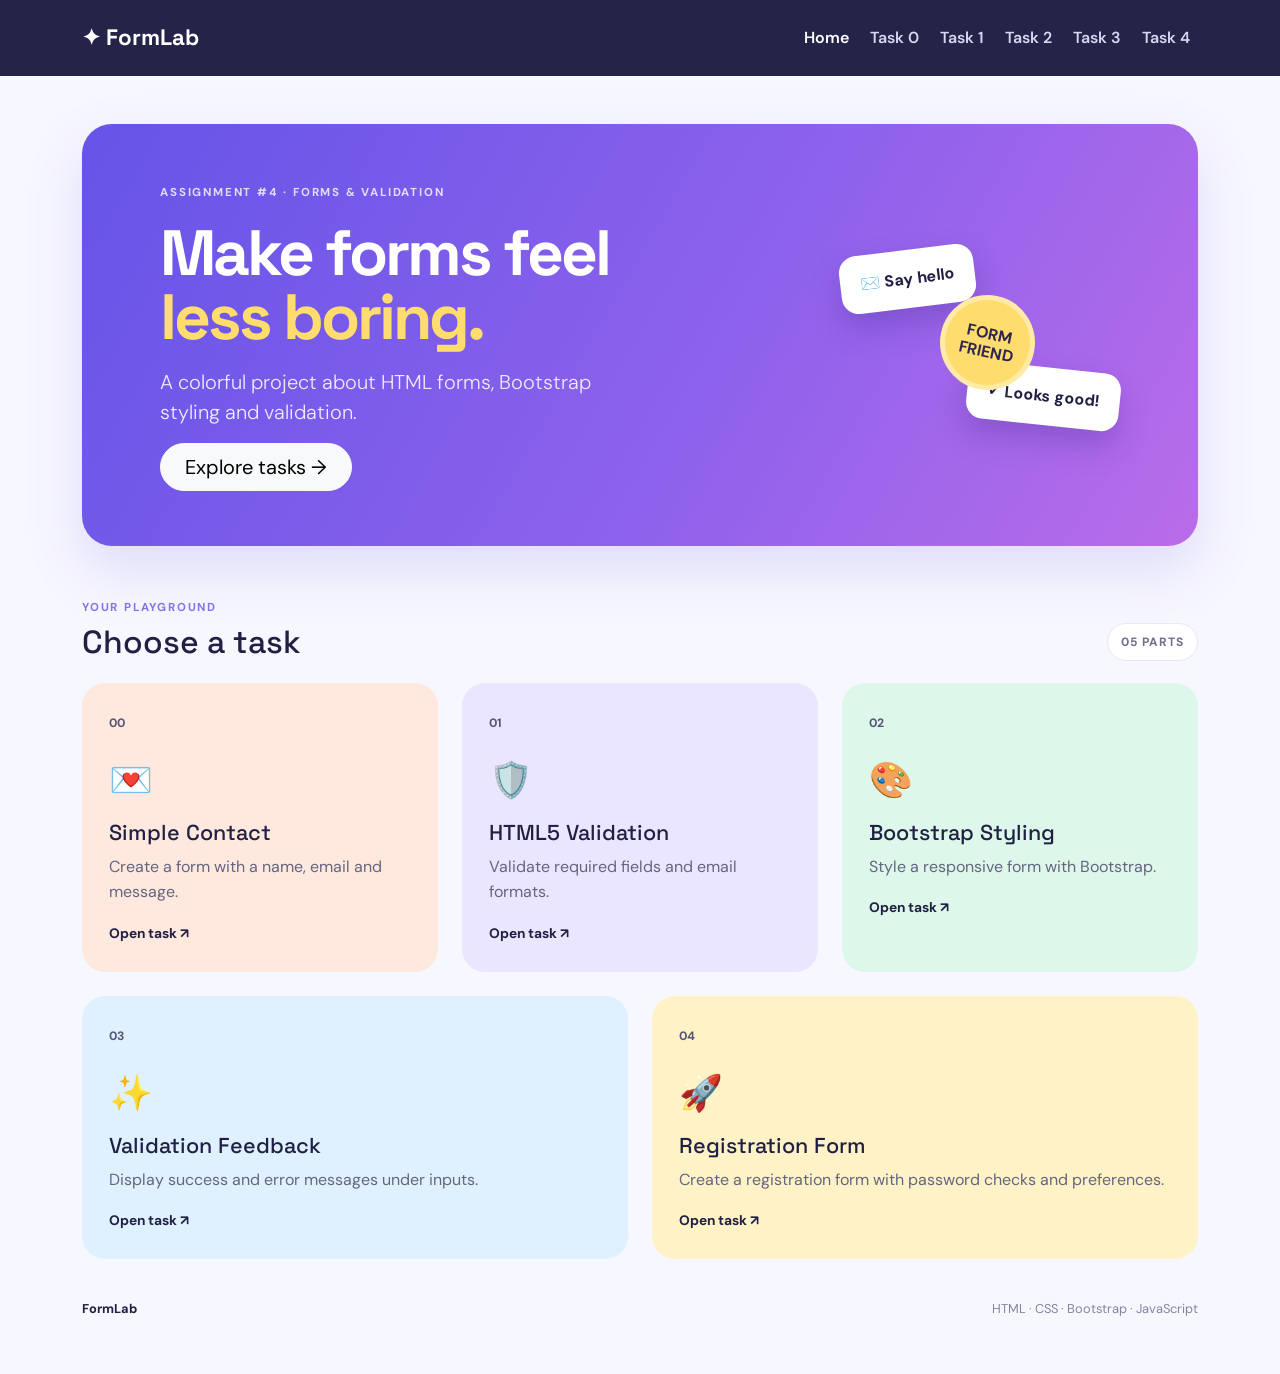
<file: index.html>
<!DOCTYPE html>
<html lang="en">
<head>
  <meta charset="UTF-8">
  <meta name="viewport" content="width=device-width, initial-scale=1">
  <title>FormLab | Assignment 4</title>
  <link href="https://cdn.jsdelivr.net/npm/bootstrap@5.3.3/dist/css/bootstrap.min.css" rel="stylesheet">
  <link rel="stylesheet" href="assets/style.css">
</head>
<body>
  <nav class="navbar navbar-expand-lg navbar-dark site-nav">
    <div class="container">
      <a class="navbar-brand fw-bold" href="index.html">✦ FormLab</a>
      <button class="navbar-toggler" data-bs-toggle="collapse" data-bs-target="#nav">
        <span class="navbar-toggler-icon"></span>
      </button>
      <div class="collapse navbar-collapse" id="nav">
        <div class="navbar-nav ms-auto">
          <a class="nav-link active" href="index.html">Home</a>
          <a class="nav-link" href="tasks/task0.html">Task 0</a>
          <a class="nav-link" href="tasks/task1.html">Task 1</a>
          <a class="nav-link" href="tasks/task2.html">Task 2</a>
          <a class="nav-link" href="tasks/task3.html">Task 3</a>
          <a class="nav-link" href="tasks/task4.html">Task 4</a>
        </div>
      </div>
    </div>
  </nav>

  <main class="container py-5">
    <section class="hero-card">
      <div>
        <span class="eyebrow">ASSIGNMENT #4 · FORMS & VALIDATION</span>
        <h1>Make forms feel<br><span>less boring.</span></h1>
        <p class="lead">A colorful project about HTML forms, Bootstrap styling and validation.</p>
        <a class="btn btn-light btn-lg rounded-pill px-4" href="tasks/task0.html">Explore tasks →</a>
      </div>
      <div class="hero-art">
        <div class="floating-card card-a">✉️ Say hello</div>
        <div class="floating-card card-b">✓ Looks good!</div>
        <div class="art-sticker">FORM<br>FRIEND</div>
      </div>
    </section>

    <section class="mt-5">
      <div class="section-heading">
        <div>
          <span class="eyebrow">YOUR PLAYGROUND</span>
          <h2>Choose a task</h2>
        </div>
        <span class="task-count">05 PARTS</span>
      </div>

      <div class="row g-4">
        <div class="col-md-6 col-lg-4">
          <a class="task-card peach" href="tasks/task0.html">
            <span class="task-number">00</span>
            <span class="task-icon">💌</span>
            <h3>Simple Contact</h3>
            <p>Create a form with a name, email and message.</p>
            <span class="card-link">Open task ↗</span>
          </a>
        </div>
        <div class="col-md-6 col-lg-4">
          <a class="task-card lilac" href="tasks/task1.html">
            <span class="task-number">01</span>
            <span class="task-icon">🛡️</span>
            <h3>HTML5 Validation</h3>
            <p>Validate required fields and email formats.</p>
            <span class="card-link">Open task ↗</span>
          </a>
        </div>
        <div class="col-md-6 col-lg-4">
          <a class="task-card mint" href="tasks/task2.html">
            <span class="task-number">02</span>
            <span class="task-icon">🎨</span>
            <h3>Bootstrap Styling</h3>
            <p>Style a responsive form with Bootstrap.</p>
            <span class="card-link">Open task ↗</span>
          </a>
        </div>
        <div class="col-md-6 col-lg-6">
          <a class="task-card blue" href="tasks/task3.html">
            <span class="task-number">03</span>
            <span class="task-icon">✨</span>
            <h3>Validation Feedback</h3>
            <p>Display success and error messages under inputs.</p>
            <span class="card-link">Open task ↗</span>
          </a>
        </div>
        <div class="col-md-6 col-lg-6">
          <a class="task-card yellow" href="tasks/task4.html">
            <span class="task-number">04</span>
            <span class="task-icon">🚀</span>
            <h3>Registration Form</h3>
            <p>Create a registration form with password checks and preferences.</p>
            <span class="card-link">Open task ↗</span>
          </a>
        </div>
      </div>
    </section>

    <footer class="site-footer">
      <span>FormLab</span>
      <span>HTML · CSS · Bootstrap · JavaScript</span>
    </footer>
  </main>

  <script src="https://cdn.jsdelivr.net/npm/bootstrap@5.3.3/dist/js/bootstrap.bundle.min.js"></script>
</body>
</html>
</file>
<file: assets/style.css>
@import url('https://fonts.googleapis.com/css2?family=DM+Sans:wght@400;500;600;700&family=Space+Grotesk:wght@500;600;700&display=swap');

:root {
  --ink: #202044;
  --muted: #6e6e8d;
  --purple: #6655e8;
  --paper: #f7f7ff;
}

* {
  box-sizing: border-box;
}

body {
  margin: 0;
  background: var(--paper);
  color: var(--ink);
  font-family: 'DM Sans', sans-serif;
}

h1, h2, h3, .navbar-brand {
  font-family: 'Space Grotesk', sans-serif;
}

.site-nav {
  background: #242348;
  padding: 16px 0;
}

.navbar-brand {
  font-size: 1.4rem;
}

.nav-link {
  color: #d8d7f2;
  margin-left: 5px;
  font-weight: 600;
}

.nav-link:hover,
.nav-link.active {
  color: #ffdc6e;
}

.hero-card {
  display: flex;
  align-items: center;
  justify-content: space-between;
  min-height: 370px;
  padding: 55px 7%;
  border-radius: 30px;
  color: white;
  background: linear-gradient(120deg, #6554e8, #8e62ec 58%, #b96ce9);
  box-shadow: 0 24px 55px #6d59d52b;
  overflow: hidden;
}

.hero-card h1 {
  font-size: clamp(2.7rem, 5vw, 4.4rem);
  line-height: 1;
  letter-spacing: -3px;
  margin: 18px 0;
  font-weight: 700;
}

.hero-card h1 span {
  color: #ffdc6e;
}

.hero-card p {
  color: #eeebff;
  max-width: 450px;
}

.eyebrow {
  display: inline-block;
  font-size: .72rem;
  letter-spacing: 1.8px;
  font-weight: 700;
  opacity: .8;
}

.hero-art {
  width: 280px;
  height: 250px;
  flex-shrink: 0;
  position: relative;
  margin-left: 20px;
}

.floating-card {
  position: absolute;
  background: white;
  color: var(--ink);
  padding: 17px 20px;
  border-radius: 17px;
  box-shadow: 0 15px 30px #33208040;
  font-weight: 700;
}

.card-a {
  top: 40px;
  left: 0;
  transform: rotate(-7deg);
}

.card-b {
  bottom: 35px;
  right: 0;
  transform: rotate(6deg);
}

.art-sticker {
  position: absolute;
  display: grid;
  place-content: center;
  text-align: center;
  width: 95px;
  height: 95px;
  border-radius: 50%;
  background: #ffdc6e;
  color: #30264f;
  font-weight: 700;
  line-height: 1.1;
  top: 85px;
  left: 100px;
  transform: rotate(12deg);
  border: 5px solid #ffffff66;
}

.section-heading {
  display: flex;
  align-items: end;
  justify-content: space-between;
  margin-bottom: 22px;
}

.section-heading h2 {
  font-size: 2rem;
  margin: 5px 0 0;
}

.section-heading .eyebrow {
  color: var(--purple);
}

.task-count {
  font-size: .75rem;
  font-weight: 700;
  letter-spacing: 1px;
  color: var(--muted);
  background: white;
  border: 1px solid #e8e7fa;
  border-radius: 50px;
  padding: 9px 13px;
}

.task-card {
  display: block;
  height: 100%;
  padding: 27px;
  border-radius: 23px;
  text-decoration: none;
  color: var(--ink);
  transition: transform .2s, box-shadow .2s;
}

.task-card:hover {
  color: var(--ink);
  transform: translateY(-5px);
  box-shadow: 0 17px 30px #28244b12;
}

.peach { background: #ffe9df; }
.lilac { background: #ebe6ff; }
.mint { background: #ddf8eb; }
.blue { background: #dff1ff; }
.yellow { background: #fff2c7; }

.task-number {
  font-size: .76rem;
  font-weight: 700;
  color: #565475;
}

.task-icon {
  display: block;
  font-size: 2.2rem;
  margin: 20px 0 13px;
}

.task-card h3 {
  font-size: 1.35rem;
}

.task-card p {
  color: #666580;
  line-height: 1.6;
}

.card-link {
  font-size: .86rem;
  font-weight: 700;
}

.page-top {
  padding: 38px 0 25px;
}

.breadcrumb-text {
  color: var(--muted);
  font-size: .85rem;
  margin-bottom: 20px;
}

.breadcrumb-text a {
  color: var(--purple);
  text-decoration: none;
  font-weight: 700;
}

.page-top h1 {
  font-size: clamp(2.2rem, 4vw, 3.4rem);
  letter-spacing: -1.8px;
  margin: 12px 0 8px;
}

.page-top p {
  color: var(--muted);
  max-width: 650px;
}

.form-shell {
  background: white;
  padding: clamp(22px, 4vw, 40px);
  border: 1px solid #ecebfa;
  border-radius: 25px;
  box-shadow: 0 18px 45px #302b6410;
}

.form-shell .form-label {
  font-weight: 700;
  font-size: .9rem;
}

.form-control,
.form-select {
  border: 1.5px solid #e2e1f0;
  border-radius: 12px;
  padding: 12px 14px;
}

.form-control:focus,
.form-select:focus {
  border-color: #8b7bf0;
  box-shadow: 0 0 0 .22rem #8b7bf020;
}

textarea.form-control {
  min-height: 130px;
  resize: vertical;
}

.form-text {
  color: #8988a1;
}

.btn-primary {
  background: var(--purple);
  border-color: var(--purple);
}

.btn-primary:hover {
  background: #5140ce;
  border-color: #5140ce;
}

.btn-rounded {
  border-radius: 50px;
  padding: 11px 22px;
  font-weight: 700;
}

.form-note {
  background: #f1efff;
  border-radius: 13px;
  padding: 14px 16px;
  color: #5d54ad;
  font-size: .88rem;
}

.form-check-input:checked {
  background-color: var(--purple);
  border-color: var(--purple);
}

.form-result {
  display: none;
  border-radius: 12px;
  padding: 13px 15px;
  margin-top: 17px;
  font-size: .9rem;
}

.form-result.show {
  display: block;
}

.form-result.success {
  background: #e2f8ed;
  color: #176d46;
}

.form-result.error {
  background: #ffe6e9;
  color: #a52d45;
}

.site-footer {
  display: flex;
  justify-content: space-between;
  gap: 15px;
  color: #8584a0;
  font-size: .8rem;
  padding: 40px 0 8px;
}

.site-footer a {
  color: var(--purple);
  text-decoration: none;
}

.site-footer span:first-child {
  color: var(--ink);
  font-weight: 700;
}

@media (max-width: 767px) {
  .hero-card {
    padding: 38px 28px;
  }

  .hero-art {
    display: none;
  }

  .hero-card h1 {
    letter-spacing: -2px;
  }

  .site-footer {
    flex-direction: column;
  }
}
</file>
